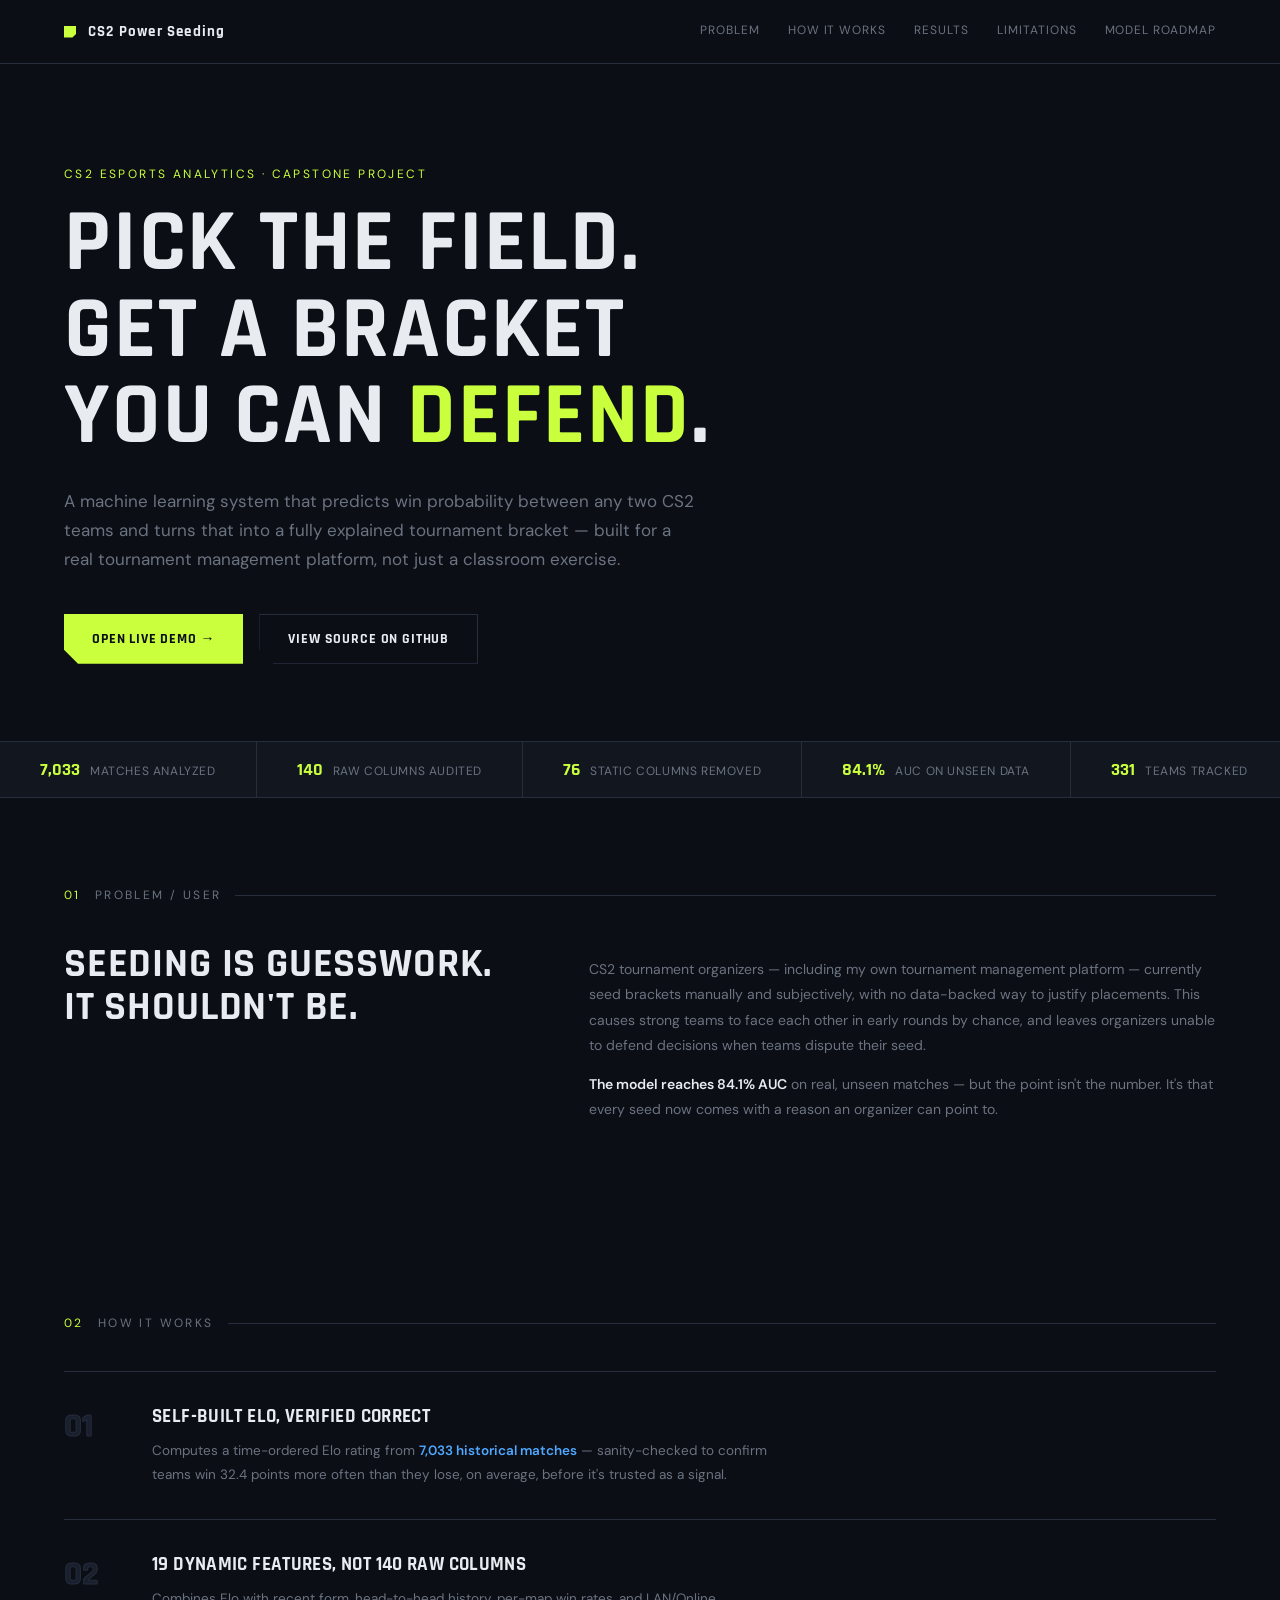
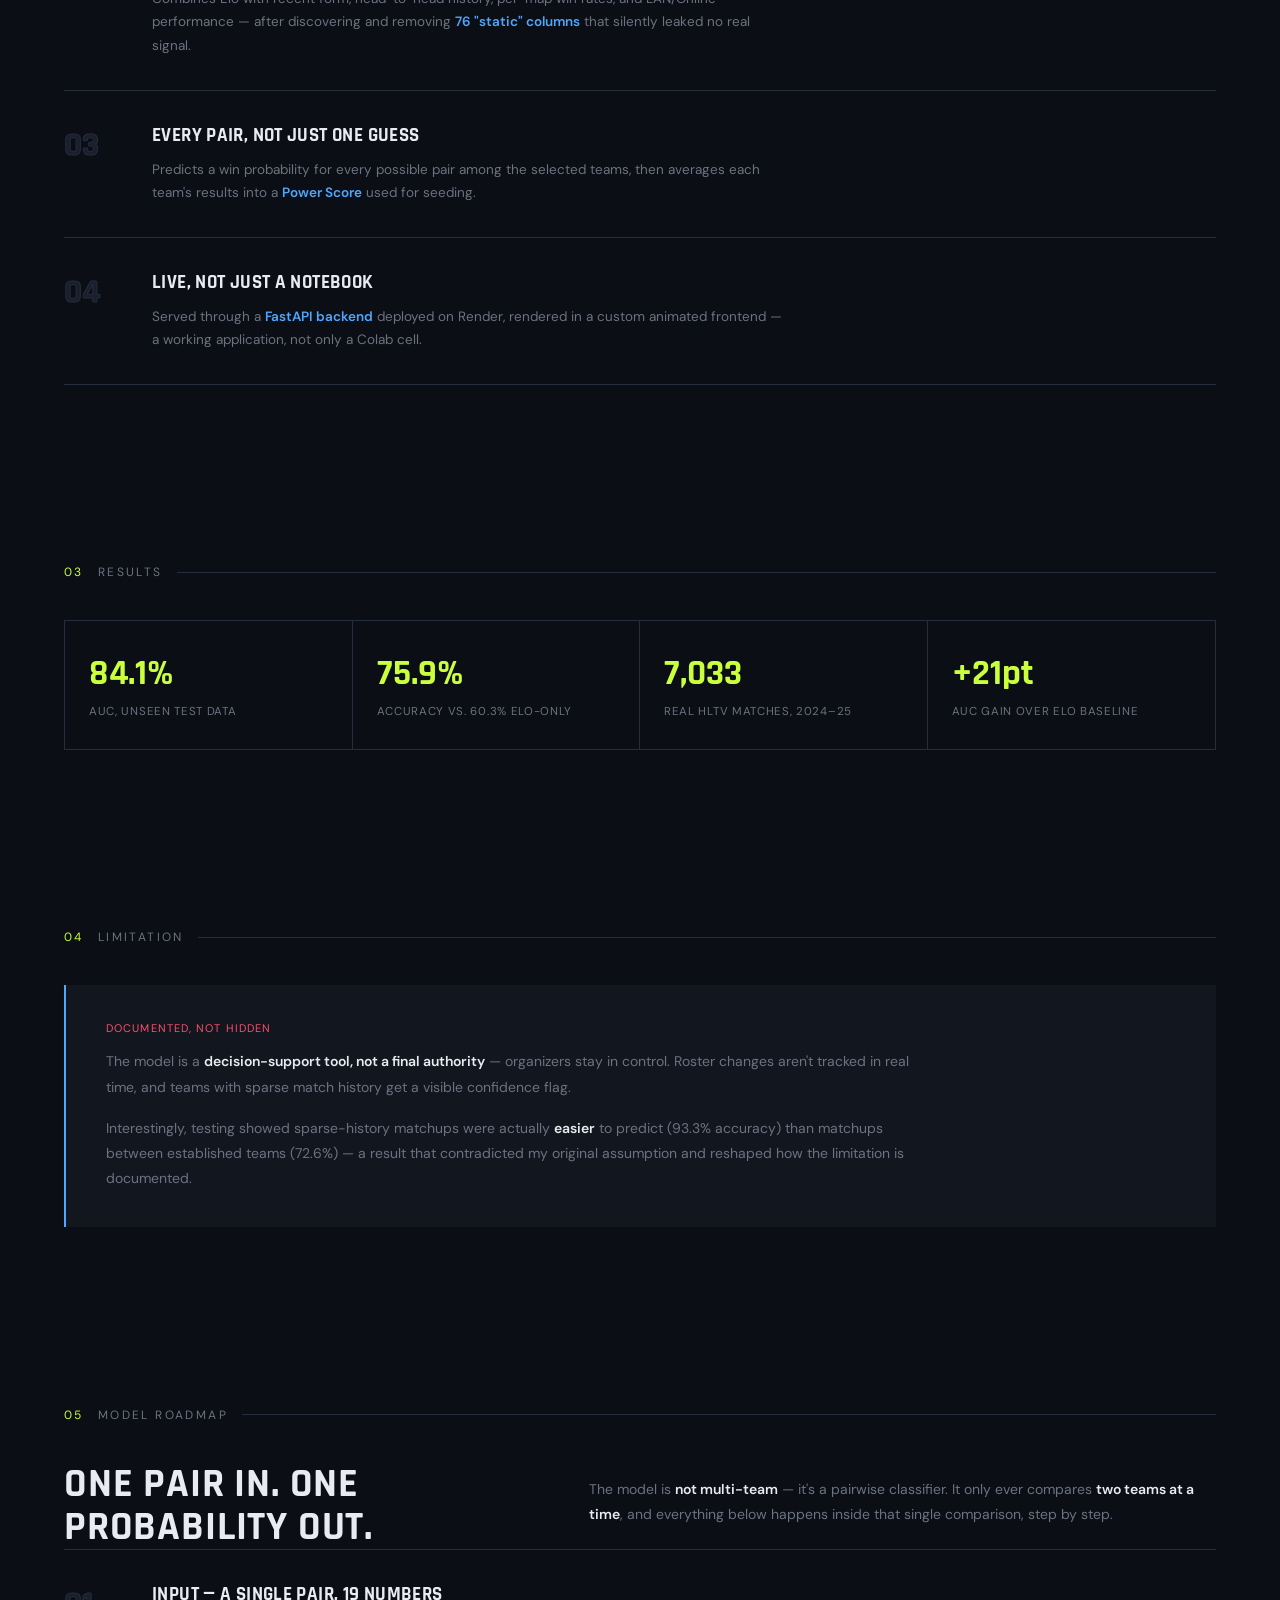
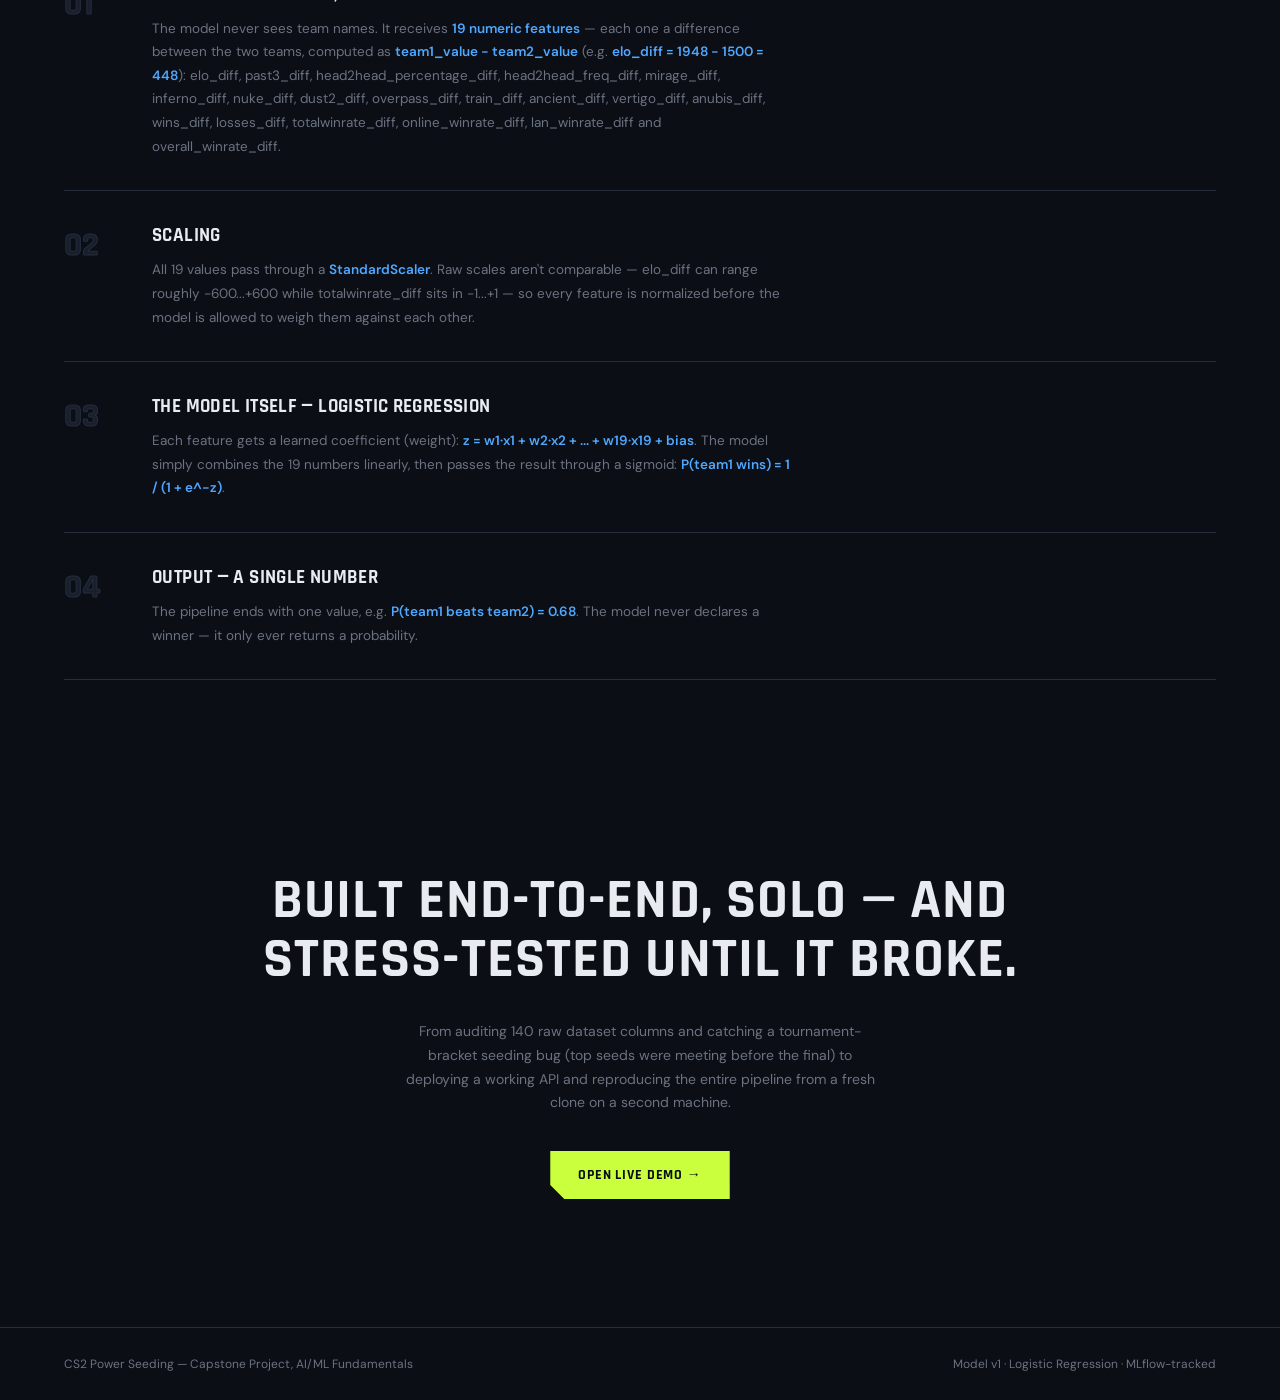
<file: index.html>
<!DOCTYPE html>
<html lang="en">
<head>
<meta charset="UTF-8">
<meta name="viewport" content="width=device-width, initial-scale=1.0">
<title>CS2 Power Seeding — Capstone Showcase</title>
<meta name="description" content="A machine learning system that predicts CS2 match outcomes and generates explainable tournament seeding.">
<link rel="icon" type="image/svg+xml" href="data:image/svg+xml,<svg xmlns='http://www.w3.org/2000/svg' viewBox='0 0 32 32'><rect width='32' height='32' fill='%230B0E14'/><polygon points='6,6 26,6 26,20 20,26 6,26' fill='%23C9FF3D'/></svg>">
<link rel="preconnect" href="https://fonts.googleapis.com">
<link href="https://fonts.googleapis.com/css2?family=Rajdhani:wght@500;600;700&family=DM+Sans:wght@400;500;600&display=swap" rel="stylesheet">
<style>
  :root {
    --bg: #0B0E14;
    --surface: #12161F;
    --surface-2: #191F2C;
    --line: #262D3D;
    --text: #E8ECF1;
    --muted: #6B7280;
    --lime: #C9FF3D;
    --blue: #4FA8FF;
    --red: #FF4D6A;
  }
  * { box-sizing: border-box; }
  html { scroll-behavior: smooth; }
  body {
    margin: 0;
    background: var(--bg);
    color: var(--text);
    font-family: 'DM Sans', monospace;
  }
  h1, h2, h3, .display {
    font-family: 'Rajdhani', sans-serif;
    font-weight: 700;
    text-transform: uppercase;
    letter-spacing: 0.02em;
    margin: 0;
  }
  a { color: inherit; }
  ::selection { background: var(--lime); color: #0B0E14; }

  /* ---------- Top bar ---------- */
  .topbar {
    display: flex;
    align-items: center;
    justify-content: space-between;
    padding: 22px 5vw;
    border-bottom: 1px solid var(--line);
  }
  .brand { display: flex; align-items: center; gap: 12px; text-decoration: none; }
  .brand .mark {
    width: 12px; height: 12px;
    background: var(--lime);
    clip-path: polygon(0 0, 100% 0, 100% 70%, 70% 100%, 0 100%);
  }
  .brand span { font-family: 'Rajdhani', sans-serif; font-weight: 700; font-size: 15px; letter-spacing: 0.08em; }
  .topbar nav { display: flex; gap: 28px; font-size: 12px; color: var(--muted); letter-spacing: 0.08em; text-transform: uppercase; }
  .topbar nav a { text-decoration: none; position: relative; padding-bottom: 3px; }
  .topbar nav a::after {
    content: ''; position: absolute; left: 0; bottom: 0; width: 0; height: 1px;
    background: var(--lime); transition: width .25s ease;
  }
  .topbar nav a:hover::after { width: 100%; }
  .topbar nav a:hover { color: var(--text); }

  /* ---------- Hero ---------- */
  .hero {
    padding: 8vw 5vw 6vw;
    max-width: 1400px;
    margin: 0 auto;
  }
  .hero .eyebrow {
    color: var(--lime);
    font-size: 12px;
    letter-spacing: 0.2em;
    text-transform: uppercase;
    margin-bottom: 18px;
  }
  .hero h1 {
    font-size: clamp(38px, 7vw, 88px);
    line-height: 0.98;
    max-width: 1000px;
  }
  .hero h1 em {
    font-style: normal;
    color: var(--lime);
  }
  .hero .lead {
    font-family: 'DM Sans', monospace;
    color: var(--muted);
    font-size: clamp(14px, 1.4vw, 17px);
    max-width: 640px;
    line-height: 1.7;
    margin-top: 28px;
  }
  .hero .cta-row {
    display: flex;
    gap: 16px;
    margin-top: 40px;
    flex-wrap: wrap;
  }
  .btn {
    display: inline-flex;
    align-items: center;
    gap: 10px;
    font-family: 'Rajdhani', sans-serif;
    font-weight: 700;
    text-transform: uppercase;
    letter-spacing: 0.06em;
    font-size: 14px;
    padding: 15px 28px;
    text-decoration: none;
    cursor: pointer;
  }
  .btn-fill {
    background: var(--lime);
    color: #0B0E14;
    clip-path: polygon(0 0, 100% 0, 100% 100%, 14px 100%, 0 calc(100% - 14px));
  }
  .btn-fill:hover { background: #d9ff6e; }
  .btn-outline {
    background: none;
    border: 1px solid var(--line);
    color: var(--text);
    clip-path: polygon(0 0, 100% 0, 100% 100%, 14px 100%, 0 calc(100% - 14px));
  }
  .btn-outline:hover { color: var(--blue); }

  /* ---------- Stat ticker ---------- */
  .ticker-wrap {
    border-top: 1px solid var(--line);
    border-bottom: 1px solid var(--line);
    overflow: hidden;
    background: var(--surface);
  }
  .ticker {
    display: flex;
    gap: 0;
    animation: ticker 32s linear infinite;
    width: max-content;
  }
  @keyframes ticker { from { transform: translateX(0); } to { transform: translateX(-50%); } }
  .tick-item {
    display: flex;
    align-items: baseline;
    gap: 10px;
    padding: 16px 40px;
    border-right: 1px solid var(--line);
    white-space: nowrap;
  }
  .tick-item b { font-family: 'Rajdhani', sans-serif; font-weight: 700; font-size: 18px; color: var(--lime); }
  .tick-item span { font-size: 12px; color: var(--muted); text-transform: uppercase; letter-spacing: 0.05em; }

  /* ---------- Section shell ---------- */
  section.block { padding: 7vw 5vw; max-width: 1400px; margin: 0 auto; }
  .kicker {
    display: flex; align-items: center; gap: 14px;
    color: var(--muted); font-size: 12px; letter-spacing: 0.2em; text-transform: uppercase;
    margin-bottom: 40px;
  }
  .kicker::after { content: ''; flex: 1; height: 1px; background: var(--line); }
  .kicker .num { color: var(--lime); }

  /* ---------- Split: problem ---------- */
  .split { display: grid; grid-template-columns: 1fr 1.4fr; gap: 6vw; align-items: start; }
  .split h2 { font-size: clamp(26px, 3.2vw, 42px); line-height: 1.05; }
  .split .copy { color: var(--muted); font-size: 14px; line-height: 1.8; }
  .split .copy b { color: var(--text); font-weight: 600; }

  /* ---------- Numbered feature list (how it works) ---------- */
  .feature-list { display: flex; flex-direction: column; }
  .feature-row {
    display: grid;
    grid-template-columns: 60px 1fr;
    gap: 28px;
    padding: 32px 0;
    border-top: 1px solid var(--line);
  }
  .feature-row:last-child { border-bottom: 1px solid var(--line); }
  .feature-row .idx {
    font-family: 'Rajdhani', sans-serif;
    font-weight: 700;
    font-size: 34px;
    color: var(--surface-2);
    -webkit-text-stroke: 1px var(--line);
  }
  .feature-row h3 { font-size: 19px; margin-bottom: 10px; color: var(--text); }
  .feature-row p { color: var(--muted); font-size: 13.5px; line-height: 1.75; max-width: 640px; margin: 0; }
  .feature-row p b { color: var(--blue); font-weight: 600; }

  /* ---------- Metric strip ---------- */
  .metric-strip {
    display: grid;
    grid-template-columns: repeat(4, 1fr);
    border: 1px solid var(--line);
  }
  .metric-cell {
    padding: 30px 24px;
    border-right: 1px solid var(--line);
  }
  .metric-cell:last-child { border-right: none; }
  .metric-cell .val { font-family: 'Rajdhani', sans-serif; font-weight: 700; font-size: 36px; color: var(--lime); }
  .metric-cell .lbl { color: var(--muted); font-size: 11.5px; text-transform: uppercase; letter-spacing: 0.06em; margin-top: 8px; }

  /* ---------- Limitation / honesty block ---------- */
  .honesty {
    border-left: 2px solid var(--blue);
    background: var(--surface);
    padding: 36px 40px;
  }
  .honesty p { color: var(--muted); font-size: 14px; line-height: 1.8; max-width: 820px; margin: 0; }
  .honesty p + p { margin-top: 16px; }
  .honesty b { color: var(--text); font-weight: 600; }
  .honesty .tag { color: var(--red); font-size: 11px; text-transform: uppercase; letter-spacing: 0.1em; margin-bottom: 14px; display: block; }

  /* ---------- Closing CTA ---------- */
  .closing {
    text-align: center;
    padding: 8vw 5vw 10vw;
  }
  .closing h2 { font-size: clamp(30px, 5vw, 56px); max-width: 780px; margin: 0 auto 30px; line-height: 1.05; }
  .closing p { color: var(--muted); font-size: 14px; max-width: 480px; margin: 0 auto 36px; line-height: 1.7; }

  footer {
    border-top: 1px solid var(--line);
    padding: 28px 5vw;
    display: flex;
    justify-content: space-between;
    align-items: center;
    flex-wrap: wrap;
    gap: 12px;
    color: var(--muted);
    font-size: 12px;
  }

  @media (max-width: 860px) {
    .split { grid-template-columns: 1fr; gap: 24px; }
    .metric-strip { grid-template-columns: repeat(2, 1fr); }
    .metric-cell:nth-child(2) { border-right: none; }
    .metric-cell { border-bottom: 1px solid var(--line); }
    .topbar nav { display: none; }
    .feature-row { grid-template-columns: 40px 1fr; gap: 16px; }
  }

  @media (prefers-reduced-motion: reduce) {
    .ticker { animation: none; }
  }
</style>
</head>
<body>

  <div class="topbar">
    <a class="brand" href="#top">
      <div class="mark"></div>
      <span>CS2 Power Seeding</span>
    </a>
    <nav>
      <a href="#problem">Problem</a>
      <a href="#how">How it works</a>
      <a href="#results">Results</a>
      <a href="#limits">Limitations</a>
      <a href="#model-roadmap">Model roadmap</a>
    </nav>
  </div>

  <section class="hero" id="top">
    <div class="eyebrow">CS2 Esports Analytics · Capstone Project</div>
    <h1>Pick the field.<br>Get a bracket<br>you can <em>defend</em>.</h1>
    <p class="lead">A machine learning system that predicts win probability between any two CS2 teams and turns that into a fully explained tournament bracket — built for a real tournament management platform, not just a classroom exercise.</p>
    <div class="cta-row">
      <a class="btn btn-fill" href="https://www.theazizkhon.uz/" target="_blank" rel="noopener">Open Live Demo →</a>
      <a class="btn btn-outline" href="https://github.com/AzizkhonM/CS2-Capstone-Project" target="_blank" rel="noopener">View Source on GitHub</a>
    </div>
  </section>

  <div class="ticker-wrap">
    <div class="ticker" id="ticker"></div>
  </div>

  <section class="block" id="problem">
    <div class="kicker"><span class="num">01</span> Problem / User</div>
    <div class="split">
      <h2>Seeding is guesswork. It shouldn't be.</h2>
      <div class="copy">
        <p>CS2 tournament organizers — including my own tournament management platform — currently seed brackets manually and subjectively, with no data-backed way to justify placements. This causes strong teams to face each other in early rounds by chance, and leaves organizers unable to defend decisions when teams dispute their seed.</p>
        <p><b>The model reaches 84.1% AUC</b> on real, unseen matches — but the point isn't the number. It's that every seed now comes with a reason an organizer can point to.</p>
      </div>
    </div>
  </section>

  <section class="block" id="how">
    <div class="kicker"><span class="num">02</span> How it works</div>
    <div class="feature-list">
      <div class="feature-row">
        <div class="idx">01</div>
        <div>
          <h3>Self-built Elo, verified correct</h3>
          <p>Computes a time-ordered Elo rating from <b>7,033 historical matches</b> — sanity-checked to confirm teams win 32.4 points more often than they lose, on average, before it's trusted as a signal.</p>
        </div>
      </div>
      <div class="feature-row">
        <div class="idx">02</div>
        <div>
          <h3>19 dynamic features, not 140 raw columns</h3>
          <p>Combines Elo with recent form, head-to-head history, per-map win rates, and LAN/Online performance — after discovering and removing <b>76 "static" columns</b> that silently leaked no real signal.</p>
        </div>
      </div>
      <div class="feature-row">
        <div class="idx">03</div>
        <div>
          <h3>Every pair, not just one guess</h3>
          <p>Predicts a win probability for every possible pair among the selected teams, then averages each team's results into a <b>Power Score</b> used for seeding.</p>
        </div>
      </div>
      <div class="feature-row">
        <div class="idx">04</div>
        <div>
          <h3>Live, not just a notebook</h3>
          <p>Served through a <b>FastAPI backend</b> deployed on Render, rendered in a custom animated frontend — a working application, not only a Colab cell.</p>
        </div>
      </div>
    </div>
  </section>

  <section class="block" id="results">
    <div class="kicker"><span class="num">03</span> Results</div>
    <div class="metric-strip">
      <div class="metric-cell">
        <div class="val">84.1%</div>
        <div class="lbl">AUC, unseen test data</div>
      </div>
      <div class="metric-cell">
        <div class="val">75.9%</div>
        <div class="lbl">Accuracy vs. 60.3% Elo-only</div>
      </div>
      <div class="metric-cell">
        <div class="val">7,033</div>
        <div class="lbl">Real HLTV matches, 2024–25</div>
      </div>
      <div class="metric-cell">
        <div class="val">+21pt</div>
        <div class="lbl">AUC gain over Elo baseline</div>
      </div>
    </div>
  </section>

  <section class="block" id="limits">
    <div class="kicker"><span class="num">04</span> Limitation</div>
    <div class="honesty">
      <span class="tag">Documented, not hidden</span>
      <p>The model is a <b>decision-support tool, not a final authority</b> — organizers stay in control. Roster changes aren't tracked in real time, and teams with sparse match history get a visible confidence flag.</p>
      <p>Interestingly, testing showed sparse-history matchups were actually <b>easier</b> to predict (93.3% accuracy) than matchups between established teams (72.6%) — a result that contradicted my original assumption and reshaped how the limitation is documented.</p>
    </div>
  </section>

  <section class="block" id="model-roadmap">
    <div class="kicker"><span class="num">05</span> Model Roadmap</div>
    <div class="split">
      <h2>One pair in. One probability out.</h2>
      <div class="copy">
        <p>The model is <b>not multi-team</b> — it's a pairwise classifier. It only ever compares <b>two teams at a time</b>, and everything below happens inside that single comparison, step by step.</p>
      </div>
    </div>
    <div class="feature-list">
      <div class="feature-row">
        <div class="idx">01</div>
        <div>
          <h3>Input — a single pair, 19 numbers</h3>
          <p>The model never sees team names. It receives <b>19 numeric features</b> — each one a difference between the two teams, computed as <b>team1_value − team2_value</b> (e.g. <b>elo_diff = 1948 − 1500 = 448</b>): elo_diff, past3_diff, head2head_percentage_diff, head2head_freq_diff, mirage_diff, inferno_diff, nuke_diff, dust2_diff, overpass_diff, train_diff, ancient_diff, vertigo_diff, anubis_diff, wins_diff, losses_diff, totalwinrate_diff, online_winrate_diff, lan_winrate_diff and overall_winrate_diff.</p>
        </div>
      </div>
      <div class="feature-row">
        <div class="idx">02</div>
        <div>
          <h3>Scaling</h3>
          <p>All 19 values pass through a <b>StandardScaler</b>. Raw scales aren't comparable — elo_diff can range roughly −600...+600 while totalwinrate_diff sits in −1...+1 — so every feature is normalized before the model is allowed to weigh them against each other.</p>
        </div>
      </div>
      <div class="feature-row">
        <div class="idx">03</div>
        <div>
          <h3>The model itself — Logistic Regression</h3>
          <p>Each feature gets a learned coefficient (weight): <b>z = w1·x1 + w2·x2 + ... + w19·x19 + bias</b>. The model simply combines the 19 numbers linearly, then passes the result through a sigmoid: <b>P(team1 wins) = 1 / (1 + e^−z)</b>.</p>
        </div>
      </div>
      <div class="feature-row">
        <div class="idx">04</div>
        <div>
          <h3>Output — a single number</h3>
          <p>The pipeline ends with one value, e.g. <b>P(team1 beats team2) = 0.68</b>. The model never declares a winner — it only ever returns a probability.</p>
        </div>
      </div>
    </div>
  </section>

  <section class="closing">
    <h2>Built end-to-end, solo — and stress-tested until it broke.</h2>
    <p>From auditing 140 raw dataset columns and catching a tournament-bracket seeding bug (top seeds were meeting before the final) to deploying a working API and reproducing the entire pipeline from a fresh clone on a second machine.</p>
    <a class="btn btn-fill" href="https://www.theazizkhon.uz/" target="_blank" rel="noopener">Open Live Demo →</a>
  </section>

  <footer>
    <span>CS2 Power Seeding — Capstone Project, AI/ML Fundamentals</span>
    <span>Model v1 · Logistic Regression · MLflow-tracked</span>
  </footer>

<script>
const stats = [
  ["7,033", "matches analyzed"],
  ["140", "raw columns audited"],
  ["76", "static columns removed"],
  ["84.1%", "AUC on unseen data"],
  ["331", "teams tracked"],
  ["19", "dynamic features"],
  ["93.3%", "accuracy on sparse-history matchups"],
  ["+21pt", "AUC over Elo baseline"],
];
const ticker = document.getElementById('ticker');
const items = [...stats, ...stats].map(([v, l]) => `<div class="tick-item"><b>${v}</b><span>${l}</span></div>`).join('');
ticker.innerHTML = items;
</script>

</body>
</html>
</file>
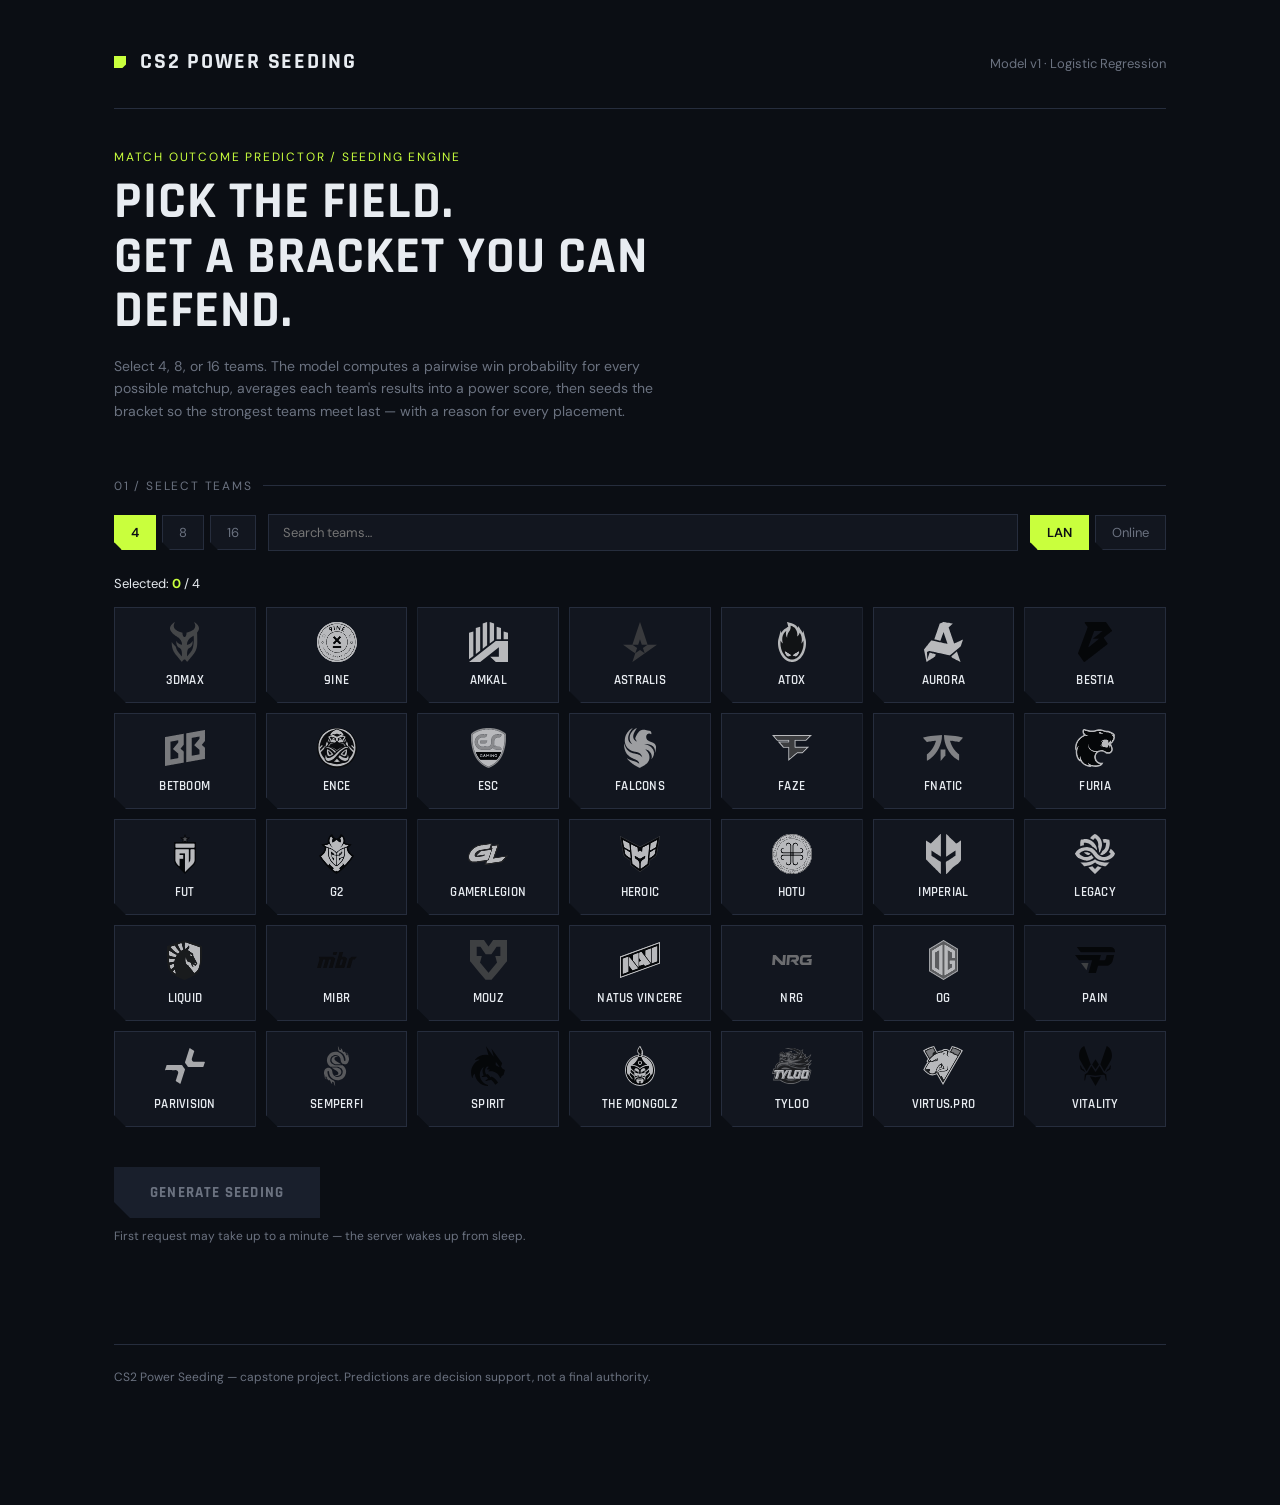
<file: frontend/index.html>
<!DOCTYPE html>
<html lang="en">

<head>
  <meta charset="UTF-8">
  <meta name="viewport" content="width=device-width, initial-scale=1.0">
  <title>CS2 Power Seeding</title>
  <link rel="preconnect" href="https://fonts.googleapis.com">
  <link
    href="https://fonts.googleapis.com/css2?family=Rajdhani:wght@500;600;700&family=DM+Sans:wght@400;500;600&display=swap"
    rel="stylesheet">
  <link rel="icon" type="image/svg+xml"
    href="data:image/svg+xml,<svg xmlns='http://www.w3.org/2000/svg' viewBox='0 0 32 32'><rect width='32' height='32' fill='%230B0E14'/><polygon points='6,6 26,6 26,20 20,26 6,26' fill='%23C9FF3D'/></svg>">
  <link rel="stylesheet" href="style.css">
</head>

<body>

  <div class="wrap">

    <header>
      <div class="brand">
        <div class="mark"></div>
        <h1>CS2 Power Seeding</h1>
      </div>
      <div class="sub">Model v1 · Logistic Regression</div>
    </header>

    <section class="hero">
      <div class="eyebrow">Match outcome predictor / seeding engine</div>
      <h2>Pick the field.<br>Get a bracket you can defend.</h2>
      <p>Select 4, 8, or 16 teams. The model computes a pairwise win probability for every possible matchup, averages
        each team's results into a power score, then seeds the bracket so the strongest teams meet last — with a reason
        for every placement.</p>
    </section>

    <div class="section-label">01 / Select teams</div>

    <div class="controls">
      <div class="chip-group" id="size-chips">
        <button class="chip active" data-size="4">4</button>
        <button class="chip" data-size="8">8</button>
        <button class="chip" data-size="16">16</button>
      </div>
      <input class="search" id="search" type="text" placeholder="Search teams…">
      <div class="format-toggle chip-group">
        <button class="chip active" data-format="lan">LAN</button>
        <button class="chip" data-format="online">Online</button>
      </div>
    </div>

    <div class="count-badge" id="count-badge">Selected: <b>0</b> / 4</div>
    <div class="team-grid" id="team-grid"></div>

    <button class="btn-primary" id="generate-btn" disabled>
      <span class="label">Generate seeding</span>
      <span class="spinner"></span>
    </button>
    <div class="hint">First request may take up to a minute — the server wakes up from sleep.</div>

    <div class="error-box" id="error-box"></div>

    <div id="results">
      <div class="section-label">02 / Power ranking</div>
      <div class="seed-list" id="seed-list"></div>

      <div class="section-label">03 / Bracket</div>
      <div class="bracket" id="bracket"></div>
    </div>

    <footer>CS2 Power Seeding — capstone project. Predictions are decision support, not a final authority.</footer>
  </div>

  <script>
    // ============================================================
    // CONFIG — set your Render API URL here
    // ============================================================
    const API_URL = "https://cs2-capstone-project.onrender.com";

    let ALL_TEAMS = [];       // [{name, logo}]
    let SELECTED = new Set();
    let TARGET_SIZE = 4;
    let FORMAT = "lan";
    let SEARCH_TERM = "";

    const grid = document.getElementById('team-grid');
    const countBadge = document.getElementById('count-badge');
    const genBtn = document.getElementById('generate-btn');
    const errorBox = document.getElementById('error-box');

    // ---------- Load teams + logos ----------
    async function loadTeams() {
      try {
        const logoMap = await fetch('team_logos.json').then(r => r.json());
        ALL_TEAMS = Object.entries(logoMap).map(([name, logo]) => ({
          name,
          logo: 'logos/' + logo
        }));
        renderGrid();
      } catch (e) {
        showError("Could not load team_logos.json. Make sure it's in the same folder as index.html.");
      }
    }

    function renderGrid() {
      const term = SEARCH_TERM.toLowerCase();
      grid.innerHTML = '';
      ALL_TEAMS
        .filter(t => t.name.toLowerCase().includes(term))
        .forEach(t => {
          const card = document.createElement('div');
          card.className = 'team-card' + (SELECTED.has(t.name) ? ' selected' : '');
          card.tabIndex = 0;
          card.innerHTML = `<img src="${t.logo}" draggable="false" alt="" loading="lazy"><span>${t.name}</span>`;
          card.addEventListener('click', () => toggleTeam(t.name));
          card.addEventListener('keydown', e => { if (e.key === 'Enter' || e.key === ' ') { e.preventDefault(); toggleTeam(t.name); } });
          grid.appendChild(card);
        });
    }

    function toggleTeam(name) {
      if (SELECTED.has(name)) {
        SELECTED.delete(name);
      } else {
        if (SELECTED.size >= TARGET_SIZE) return;
        SELECTED.add(name);
      }
      renderGrid();
      updateCount();
    }

    function updateCount() {
      countBadge.innerHTML = `Selected: <b>${SELECTED.size}</b> / ${TARGET_SIZE}`;
      genBtn.disabled = SELECTED.size !== TARGET_SIZE;
    }

    // ---------- Controls ----------
    document.getElementById('size-chips').addEventListener('click', e => {
      if (!e.target.dataset.size) return;
      document.querySelectorAll('#size-chips .chip').forEach(c => c.classList.remove('active'));
      e.target.classList.add('active');
      TARGET_SIZE = parseInt(e.target.dataset.size, 10);
      if (SELECTED.size > TARGET_SIZE) {
        SELECTED = new Set([...SELECTED].slice(0, TARGET_SIZE));
        renderGrid();
      }
      updateCount();
    });

    document.querySelector('.format-toggle').addEventListener('click', e => {
      if (!e.target.dataset.format) return;
      document.querySelectorAll('.format-toggle .chip').forEach(c => c.classList.remove('active'));
      e.target.classList.add('active');
      FORMAT = e.target.dataset.format;
    });

    document.getElementById('search').addEventListener('input', e => {
      SEARCH_TERM = e.target.value;
      renderGrid();
    });

    // ---------- Generate ----------
    genBtn.addEventListener('click', async () => {
      hideError();
      genBtn.classList.add('loading');
      genBtn.disabled = true;
      try {
        const res = await fetch(`${API_URL}/predict`, {
          method: 'POST',
          headers: { 'Content-Type': 'application/json' },
          body: JSON.stringify({ teams: [...SELECTED], tournament_type: FORMAT })
        });
        const data = await res.json();
        if (data.error) {
          showError(data.error);
        } else {
          renderResults(data);
        }
      } catch (e) {
        showError("Request failed. The server may be waking up from sleep — wait 30s and try again.");
      } finally {
        genBtn.classList.remove('loading');
        genBtn.disabled = false;
      }
    });

    function showError(msg) { errorBox.textContent = msg; errorBox.classList.add('show'); }
    function hideError() { errorBox.classList.remove('show'); }

    function logoFor(name) {
      const t = ALL_TEAMS.find(t => t.name === name);
      return t ? t.logo : '';
    }

    // ---------- Render seeding + bracket ----------
    function renderResults(data) {
      const results = document.getElementById('results');
      results.classList.add('show');

      const seedList = document.getElementById('seed-list');
      seedList.innerHTML = '';
      const maxScore = Math.max(...data.seeding.map(s => s.power_score));

      data.seeding.forEach(s => {
        const item = document.createElement('div');
        item.className = 'seed-item' + (s.seed === 1 ? ' top' : '');

        const pct = Math.round((s.power_score / maxScore) * 100);
        const confBadge = s.confidence === 'low'
          ? `<span class="conf-flag" title="Limited match history — estimate may be less reliable">⚠</span>`
          : '';
        const opponents = (data.matchup_details && data.matchup_details[s.team]) || [];

        item.innerHTML = `
      <div class="seed-row" role="button" tabindex="0" aria-expanded="false">
        <div class="rank">${String(s.seed).padStart(2, '0')}</div>
        <img draggable="false" src="${logoFor(s.team)}" alt="">
        <div class="name">${s.team} ${confBadge}</div>
        <div class="score">${(s.power_score * 100).toFixed(1)}%
          <div class="score-bar"><i style="width:${pct}%"></i></div>
        </div>
        <div class="chevron">▾</div>
      </div>
      <div class="seed-panel">
        <div class="seed-panel-inner">
          ${opponents.map(o => `
            <div class="matchup-line">
              <img src="${logoFor(o.opponent)}" draggable="false" alt="">
              <span class="opp-name">${o.opponent}</span>
              <div class="opp-bar"><i style="width:${(o.win_probability * 100).toFixed(1)}%"></i></div>
              <span class="opp-pct">${(o.win_probability * 100).toFixed(1)}%</span>
            </div>`).join('')}
        </div>
      </div>
    `;

        const row = item.querySelector('.seed-row');
        const panel = item.querySelector('.seed-panel');
        const inner = item.querySelector('.seed-panel-inner');

        function toggle() {
          const isOpen = item.classList.contains('open');
          if (isOpen) {
            panel.style.height = panel.scrollHeight + 'px'; // set current height first
            requestAnimationFrame(() => { panel.style.height = '0px'; });
            item.classList.remove('open');
            row.setAttribute('aria-expanded', 'false');
          } else {
            item.classList.add('open');
            panel.style.height = inner.scrollHeight + 'px';
            row.setAttribute('aria-expanded', 'true');
          }
        }
        panel.addEventListener('transitionend', () => {
          if (item.classList.contains('open')) panel.style.height = 'auto';
        });

        row.addEventListener('click', toggle);
        row.addEventListener('keydown', e => { if (e.key === 'Enter' || e.key === ' ') { e.preventDefault(); toggle(); } });

        seedList.appendChild(item);
      });

      renderBracket(data.rounds || data.bracket);
    }

    function renderBracket(rounds) {
      const container = document.getElementById('bracket');
      container.innerHTML = '';
      if (!rounds) return;

      const roundsArr = Array.isArray(rounds) && rounds[0] && rounds[0].matches ? rounds : [{ round_name: 'Round 1', matches: rounds }];

      roundsArr.forEach(round => {
        const col = document.createElement('div');
        col.className = 'bracket-round';
        const title = document.createElement('div');
        title.className = 'round-title';
        title.textContent = round.round_name || `Round ${round.round}`;
        col.appendChild(title);

        round.matches.forEach(m => {
          const card = document.createElement('div');
          card.className = 'match-card';

          const slotA = teamSlot(m.team_a, m.is_bye);
          const slotB = m.is_bye ? '' : teamSlot(m.team_b, false);
          card.innerHTML = slotA + slotB;
          col.appendChild(card);

          if (!m.is_bye && m.team_a && m.team_b) {
            const btn = document.createElement('button');
            btn.className = 'explain-btn';
            btn.textContent = 'Why this seed?';
            const box = document.createElement('div');
            box.className = 'explain-box';
            btn.addEventListener('click', () => {
              box.classList.toggle('show');
              if (!box.dataset.filled) {
                box.innerHTML = `<b>${m.team_a}</b> vs <b>${m.team_b}</b> — placement is based on each team's average predicted win probability across all opponents in this field (power score), not a single head-to-head guess.`;
                box.dataset.filled = '1';
              }
            });
            col.appendChild(btn);
            col.appendChild(box);
          }
        });
        container.appendChild(col);
      });
    }

    function teamSlot(name, isBye) {
      if (!name) {
        return `<div class="match-slot tbd">TBD</div>`;
      }
      if (name.startsWith('Winner of')) {
        return `<div class="match-slot tbd">${name}</div>`;
      }
      const logo = logoFor(name);
      const img = logo ? `<img src="${logo}" draggable="false" alt="">` : '';
      return `<div class="match-slot${isBye ? ' bye' : ''}">${img}${name}${isBye ? ' (BYE)' : ''}</div>`;
    }

    // ---------- Init ----------
    updateCount();
    loadTeams();
  </script>

</body>

</html>
</file>
<file: frontend/style.css>
:root {
  --bg: #0B0E14;
  --surface: #12161F;
  --surface-2: #191F2C;
  --line: #262D3D;
  --text: #E8ECF1;
  --muted: #6B7280;
  --lime: #C9FF3D;
  --blue: #4FA8FF;
  --red: #FF4D6A;
}

* {
  box-sizing: border-box;
}

html {
  scroll-behavior: smooth;
}

body {
  margin: 0;
  background: var(--bg);
  color: var(--text);
  font-family: 'DM Sans', monospace;
  min-height: 100vh;
}

h1,
h2,
h3,
.display {
  font-family: 'Rajdhani', sans-serif;
  font-weight: 700;
  text-transform: uppercase;
  letter-spacing: 0.02em;
  margin: 0;
}

.wrap {
  max-width: 1100px;
  margin: 0 auto;
  padding: 48px 24px 120px;
}

/* ---------- Header ---------- */
header {
  display: flex;
  align-items: baseline;
  justify-content: space-between;
  padding-bottom: 32px;
  border-bottom: 1px solid var(--line);
  margin-bottom: 40px;
}

header .brand {
  display: flex;
  align-items: baseline;
  gap: 14px;
}

header .brand .mark {
  width: 12px;
  height: 12px;
  background: var(--lime);
  clip-path: polygon(0 0, 100% 0, 100% 70%, 70% 100%, 0 100%);
}

header h1 {
  font-size: 22px;
  letter-spacing: 0.08em;
}

header .sub {
  color: var(--muted);
  font-size: 13px;
}

.hero {
  margin-bottom: 56px;
}

.hero .eyebrow {
  color: var(--lime);
  font-size: 12px;
  letter-spacing: 0.15em;
  text-transform: uppercase;
  margin-bottom: 10px;
}

.hero h2 {
  font-size: clamp(32px, 5vw, 52px);
  line-height: 1.05;
  max-width: 720px;
}

.hero p {
  font-family: 'DM Sans', monospace;
  color: var(--muted);
  font-size: 14px;
  max-width: 560px;
  margin-top: 16px;
  line-height: 1.6;
}

/* ---------- Section labels ---------- */
.section-label {
  display: flex;
  align-items: center;
  gap: 10px;
  color: var(--muted);
  font-size: 12px;
  letter-spacing: 0.15em;
  text-transform: uppercase;
  margin-bottom: 20px;
}

.section-label::after {
  content: '';
  flex: 1;
  height: 1px;
  background: var(--line);
}

/* ---------- Controls ---------- */
.controls {
  display: flex;
  gap: 12px;
  flex-wrap: wrap;
  margin-bottom: 24px;
  align-items: center;
  user-select: none;
}

.chip-group {
  display: flex;
  gap: 6px;
}

.chip {
  background: var(--surface);
  border: 1px solid var(--line);
  color: var(--muted);
  font-family: 'DM Sans', monospace;
  font-size: 13px;
  padding: 8px 16px;
  cursor: pointer;
  clip-path: polygon(0 0, 100% 0, 100% 100%, 8px 100%, 0 calc(100% - 8px));
}

.chip.active {
  background: var(--lime);
  color: #0B0E14;
  border-color: var(--lime);
  font-weight: 600;
}

.search {
  flex: 1;
  min-width: 200px;
  background: var(--surface);
  border: 1px solid var(--line);
  color: var(--text);
  font-family: 'DM Sans', monospace;
  font-size: 13px;
  padding: 9px 14px;
}

.search:focus {
  outline: 2px solid var(--blue);
  outline-offset: -1px;
}

.format-toggle {
  display: flex;
  gap: 6px;
  margin-left: auto;
}

.count-badge {
  color: var(--text);
  font-size: 13px;
  margin-bottom: 15px;
}

.count-badge b {
  color: var(--lime);
}

/* ---------- Team grid ---------- */
.team-grid {
  display: grid;
  grid-template-columns: repeat(auto-fill, minmax(140px, 1fr));
  gap: 10px;
  margin-bottom: 40px;
  user-select: none;
}

.team-card {
  position: relative;
  background: var(--surface);
  border: 1px solid var(--line);
  padding: 14px 12px;
  cursor: pointer;
  display: flex;
  flex-direction: column;
  align-items: center;
  gap: 10px;
  clip-path: polygon(0 0, 100% 0, 100% 100%, 12px 100%, 0 calc(100% - 12px));
  transition: border-color .15s ease, background .15s ease, transform .1s ease;
}

.team-card:hover {
  border-color: var(--muted);
  transform: translateY(-2px);
}

.team-card.selected {
  border-color: var(--lime);
  background: #171F12;
}

.team-card.selected::after {
  content: '✓';
  position: absolute;
  top: 6px;
  right: 8px;
  color: var(--lime);
  font-size: 12px;
  font-weight: 700;
}

.team-card img {
  width: 40px;
  height: 40px;
  object-fit: contain;
  filter: grayscale(1) brightness(1.5) opacity(0.7);
  transition: filter .15s ease;
}

.team-card.selected img {
  filter: none;
}

.team-card span {
  font-family: 'Rajdhani', sans-serif;
  font-weight: 600;
  font-size: 13px;
  text-align: center;
  text-transform: uppercase;
  letter-spacing: 0.02em;
  color: var(--text);
}

/* ---------- Buttons ---------- */
.btn-primary {
  background: var(--lime);
  color: #0B0E14;
  border: none;
  font-family: 'Rajdhani', sans-serif;
  font-weight: 700;
  text-transform: uppercase;
  letter-spacing: 0.08em;
  font-size: 15px;
  padding: 16px 36px;
  cursor: pointer;
  clip-path: polygon(0 0, 100% 0, 100% 100%, 16px 100%, 0 calc(100% - 16px));
  transition: transform .1s ease, box-shadow .15s ease;
  user-select: none;
}

.btn-primary:hover:not(:disabled) {
  box-shadow: 0 0 0 1px var(--lime), 0 0 24px -6px var(--lime);
}

.btn-primary:disabled {
  background: var(--surface-2);
  color: var(--muted);
  cursor: not-allowed;
}

.btn-primary .spinner {
  display: none;
}

.btn-primary.loading .spinner {
  display: inline-block;
}

.btn-primary.loading .label {
  display: none;
}

@keyframes spin {
  to {
    transform: rotate(360deg);
  }
}

.spinner {
  width: 14px;
  height: 14px;
  border: 2px solid rgba(11, 14, 20, 0.3);
  border-top-color: #0B0E14;
  border-radius: 50%;
  animation: spin .7s linear infinite;
}

.hint {
  color: var(--muted);
  font-size: 12px;
  margin-top: 10px;
}

/* ---------- Results ---------- */
#results {
  display: none;
  margin-top: 64px;
}

#results.show {
  display: block;
  animation: fadeUp .4s ease;
}

@keyframes fadeUp {
  from {
    opacity: 0;
    transform: translateY(8px);
  }

  to {
    opacity: 1;
    transform: translateY(0);
  }
}

.seed-list {
  display: flex;
  flex-direction: column;
  gap: 8px;
  margin-bottom: 64px;
}

.seed-row {
  display: grid;
  grid-template-columns: 40px 32px 1fr 90px;
  align-items: center;
  gap: 14px;
  background: var(--surface);
  border: 1px solid var(--line);
  border-left: 3px solid var(--line);
  padding: 12px 16px;
  user-select: none;
}

.seed-row.top {
  border-left-color: var(--lime);
}

.seed-row .rank {
  font-family: 'Rajdhani', sans-serif;
  font-weight: 700;
  font-size: 20px;
  color: var(--muted);
}

.seed-row.top .rank {
  color: var(--lime);
}

.seed-row img {
  width: 24px;
  height: 24px;
  object-fit: contain;
}

.seed-row .name {
  font-family: 'Rajdhani', sans-serif;
  font-weight: 600;
  font-size: 16px;
  text-transform: uppercase;
}

.seed-row .score {
  text-align: right;
  color: var(--blue);
  font-size: 13px;
}

.score-bar {
  height: 3px;
  background: var(--line);
  margin-top: 6px;
  position: relative;
}

.score-bar i {
  position: absolute;
  left: 0;
  top: 0;
  height: 100%;
  background: var(--blue);
}

/* ---------- Bracket ---------- */
.bracket {
  display: flex;
  gap: 48px;
  overflow-x: auto;
  padding-bottom: 24px;
}

.bracket-round {
  display: flex;
  flex-direction: column;
  justify-content: space-around;
  gap: 24px;
  min-width: 220px;
}

.bracket-round .round-title {
  color: var(--muted);
  font-size: 11px;
  letter-spacing: 0.15em;
  text-transform: uppercase;
  margin-bottom: 14px;
  text-align: center;
}

.match-card {
  background: var(--surface);
  border: 1px solid var(--line);
  clip-path: polygon(10px 0, 100% 0, 100% calc(100% - 10px), calc(100% - 10px) 100%, 0 100%, 0 10px);
  user-select: none;
}

.match-slot {
  display: flex;
  align-items: center;
  gap: 8px;
  padding: 10px 12px;
  font-family: 'Rajdhani', sans-serif;
  font-weight: 600;
  font-size: 14px;
  text-transform: uppercase;
  border-bottom: 1px solid var(--line);
}

.match-slot:last-child {
  border-bottom: none;
}

.match-slot img {
  width: 18px;
  height: 18px;
  object-fit: contain;
  flex-shrink: 0;
}

.match-slot.bye {
  color: var(--muted);
  font-style: italic;
}

.match-slot.tbd {
  color: var(--muted);
}

.explain-btn {
  background: none;
  border: 1px solid var(--line);
  color: var(--muted);
  font-family: 'DM Sans', monospace;
  font-size: 11px;
  padding: 5px 10px;
  cursor: pointer;
  margin-top: 4px;
}

.explain-btn:hover {
  color: var(--blue);
  border-color: var(--blue);
}

.explain-box {
  display: none;
  background: var(--surface-2);
  border-left: 2px solid var(--blue);
  padding: 10px 12px;
  font-size: 12px;
  color: var(--muted);
  margin-top: 6px;
}

.explain-box.show {
  display: block;
}

.explain-box b {
  color: var(--text);
}

/* ---------- Error / empty ---------- */
.error-box {
  display: none;
  border-left: 3px solid var(--red);
  background: var(--surface);
  padding: 14px 16px;
  color: var(--red);
  font-size: 13px;
  margin-top: 20px;
}

.error-box.show {
  display: block;
}

footer {
  margin-top: 100px;
  padding-top: 24px;
  border-top: 1px solid var(--line);
  color: var(--muted);
  font-size: 12px;
}

@media (max-width: 600px) {
  .team-grid {
    grid-template-columns: repeat(auto-fill, minmax(110px, 1fr));
  }

  .format-toggle {
    margin-left: 0;
  }

  .bracket {
    flex-direction: column;
  }
}

@media (max-width: 480px) {
  .wrap {
    padding: 24px 14px 80px;
  }

  header {
    flex-direction: column;
    align-items: flex-start;
    gap: 4px;
  }

  header h1 {
    font-size: 17px;
  }

  .hero h2 {
    font-size: 26px;
  }

  .hero p {
    font-size: 12px;
  }

  .controls {
    flex-direction: column;
    align-items: stretch;
  }

  .format-toggle {
    margin-left: 0;
  }

  .search {
    width: 100%;
  }

  .team-grid {
    grid-template-columns: repeat(auto-fill, minmax(90px, 1fr));
    gap: 8px;
  }

  .team-card {
    padding: 10px 8px;
  }

  .team-card img {
    width: 30px;
    height: 30px;
  }

  .team-card span {
    font-size: 11px;
  }

  .btn-primary {
    width: 100%;
    padding: 14px 20px;
    font-size: 13px;
  }

  .seed-row {
    grid-template-columns: 28px 22px 1fr 70px;
    gap: 8px;
    padding: 10px 10px;
  }

  .seed-row .rank {
    font-size: 15px;
  }

  .seed-row .name {
    font-size: 13px;
  }

  .seed-row .score {
    font-size: 11px;
  }

  /* 300px dan kichik ekranlarda gorizontal scroll ruxsat etiladi */
  .bracket {
    overflow-x: auto;
    -webkit-overflow-scrolling: touch;
  }

  .bracket-round {
    min-width: 180px;
  }
}

:focus-visible {
  outline: 2px solid var(--blue);
  outline-offset: 2px;
}

@media (prefers-reduced-motion: reduce) {
  * {
    animation: none !important;
    transition: none !important;
  }
}

.seed-row.has-tooltip { cursor: pointer; position: relative; }

.conf-flag {
  color: var(--red);
  font-size: 12px;
  margin-left: 4px;
  cursor: help;
}

.matchup-tooltip {
  display: none;
  position: absolute;
  left: 0;
  top: 100%;
  margin-top: 4px;
  background: var(--surface-2);
  border: 1px solid var(--line);
  border-left: 2px solid var(--blue);
  padding: 10px 14px;
  z-index: 10;
  min-width: 220px;
  box-shadow: 0 8px 24px -8px rgba(0,0,0,0.6);
}

.seed-row.has-tooltip:hover .matchup-tooltip,
.seed-row.tooltip-open .matchup-tooltip {
  display: block;
}

.matchup-line {
  display: flex;
  align-items: center;
  gap: 8px;
  font-size: 12px;
  padding: 4px 0;
  color: var(--muted);
  user-select: none;
}
.matchup-line img { width: 16px; height: 16px; object-fit: contain; }
.matchup-line span { margin-left: auto; color: var(--blue); font-weight: 600; }

@media (hover: none) {
  /* Touch devices: hover doesn't apply, rely on click/.tooltip-open only */
  .seed-row.has-tooltip:hover .matchup-tooltip { display: none; }
}

.seed-list { display: flex; flex-direction: column; gap: 10px; margin-bottom: 64px; }

.seed-item {
  background: var(--surface);
  border: 1px solid var(--line);
  border-left: 3px solid var(--line);
  overflow: hidden;
  transition: border-color .25s ease, box-shadow .25s ease;
}
.seed-item.top { border-left-color: var(--lime); }
.seed-item.open {
  border-color: var(--blue);
  box-shadow: 0 0 0 1px var(--blue), 0 12px 32px -12px rgba(79,168,255,0.35);
}

.seed-row {
  display: grid;
  grid-template-columns: 40px 32px 1fr 90px 20px;
  align-items: center;
  gap: 14px;
  padding: 14px 16px;
  cursor: pointer;
  -webkit-tap-highlight-color: transparent;
}
.seed-row .rank { font-family: 'Rajdhani', sans-serif; font-weight: 700; font-size: 20px; color: var(--muted); }
.seed-item.top .rank { color: var(--lime); }
.seed-row img { width: 24px; height: 24px; object-fit: contain; }
.seed-row .name { font-family: 'Rajdhani', sans-serif; font-weight: 600; font-size: 16px; text-transform: uppercase; }
.seed-row .score { text-align: right; color: var(--blue); font-size: 13px; }
.score-bar { height: 3px; background: var(--line); margin-top: 6px; position: relative; overflow: hidden; }
.score-bar i { position: absolute; left: 0; top: 0; height: 100%; background: linear-gradient(90deg, var(--blue), var(--lime)); }

.chevron {
  color: var(--muted);
  font-size: 14px;
  transition: transform .3s cubic-bezier(.4,0,.2,1), color .25s ease;
  text-align: center;
}
.seed-item.open .chevron { transform: rotate(180deg); color: var(--blue); }

.conf-flag { color: var(--red); font-size: 12px; margin-left: 4px; cursor: help; }

/* ---------- Accordion panel ---------- */
.seed-panel {
  height: 0px;
  overflow: hidden;
  transition: height .32s cubic-bezier(.4,0,.2,1);
}
.seed-panel-inner {
  padding: 4px 16px 18px 16px;
  border-top: 1px solid var(--line);
  margin: 0 16px;
  display: flex;
  flex-direction: column;
  gap: 10px;
  padding-top: 14px;
}

.matchup-line {
  display: grid;
  grid-template-columns: 20px 1fr 80px 48px;
  align-items: center;
  gap: 10px;
  font-family: 'IBM Plex Mono', monospace;
  font-size: 12px;
  color: var(--muted);
  opacity: 0;
  transform: translateY(4px);
  animation: matchupIn .3s ease forwards;
}
.seed-item.open .matchup-line { animation-delay: .08s; }
@keyframes matchupIn { to { opacity: 1; transform: translateY(0); } }

.matchup-line img { width: 18px; height: 18px; object-fit: contain; }
.matchup-line .opp-name {
  font-family: 'Rajdhani', sans-serif;
  font-weight: 600;
  font-size: 13px;
  text-transform: uppercase;
  color: var(--text);
}
.opp-bar { height: 3px; background: var(--line); position: relative; overflow: hidden; }
.opp-bar i {
  position: absolute; left: 0; top: 0; height: 100%;
  background: var(--blue);
  width: 0%;
  transition: width .5s cubic-bezier(.4,0,.2,1) .1s;
}
.seed-item.open .opp-bar i { width: var(--w, 0%); }
.matchup-line .opp-pct { text-align: right; color: var(--blue); font-weight: 600; }
</file>
